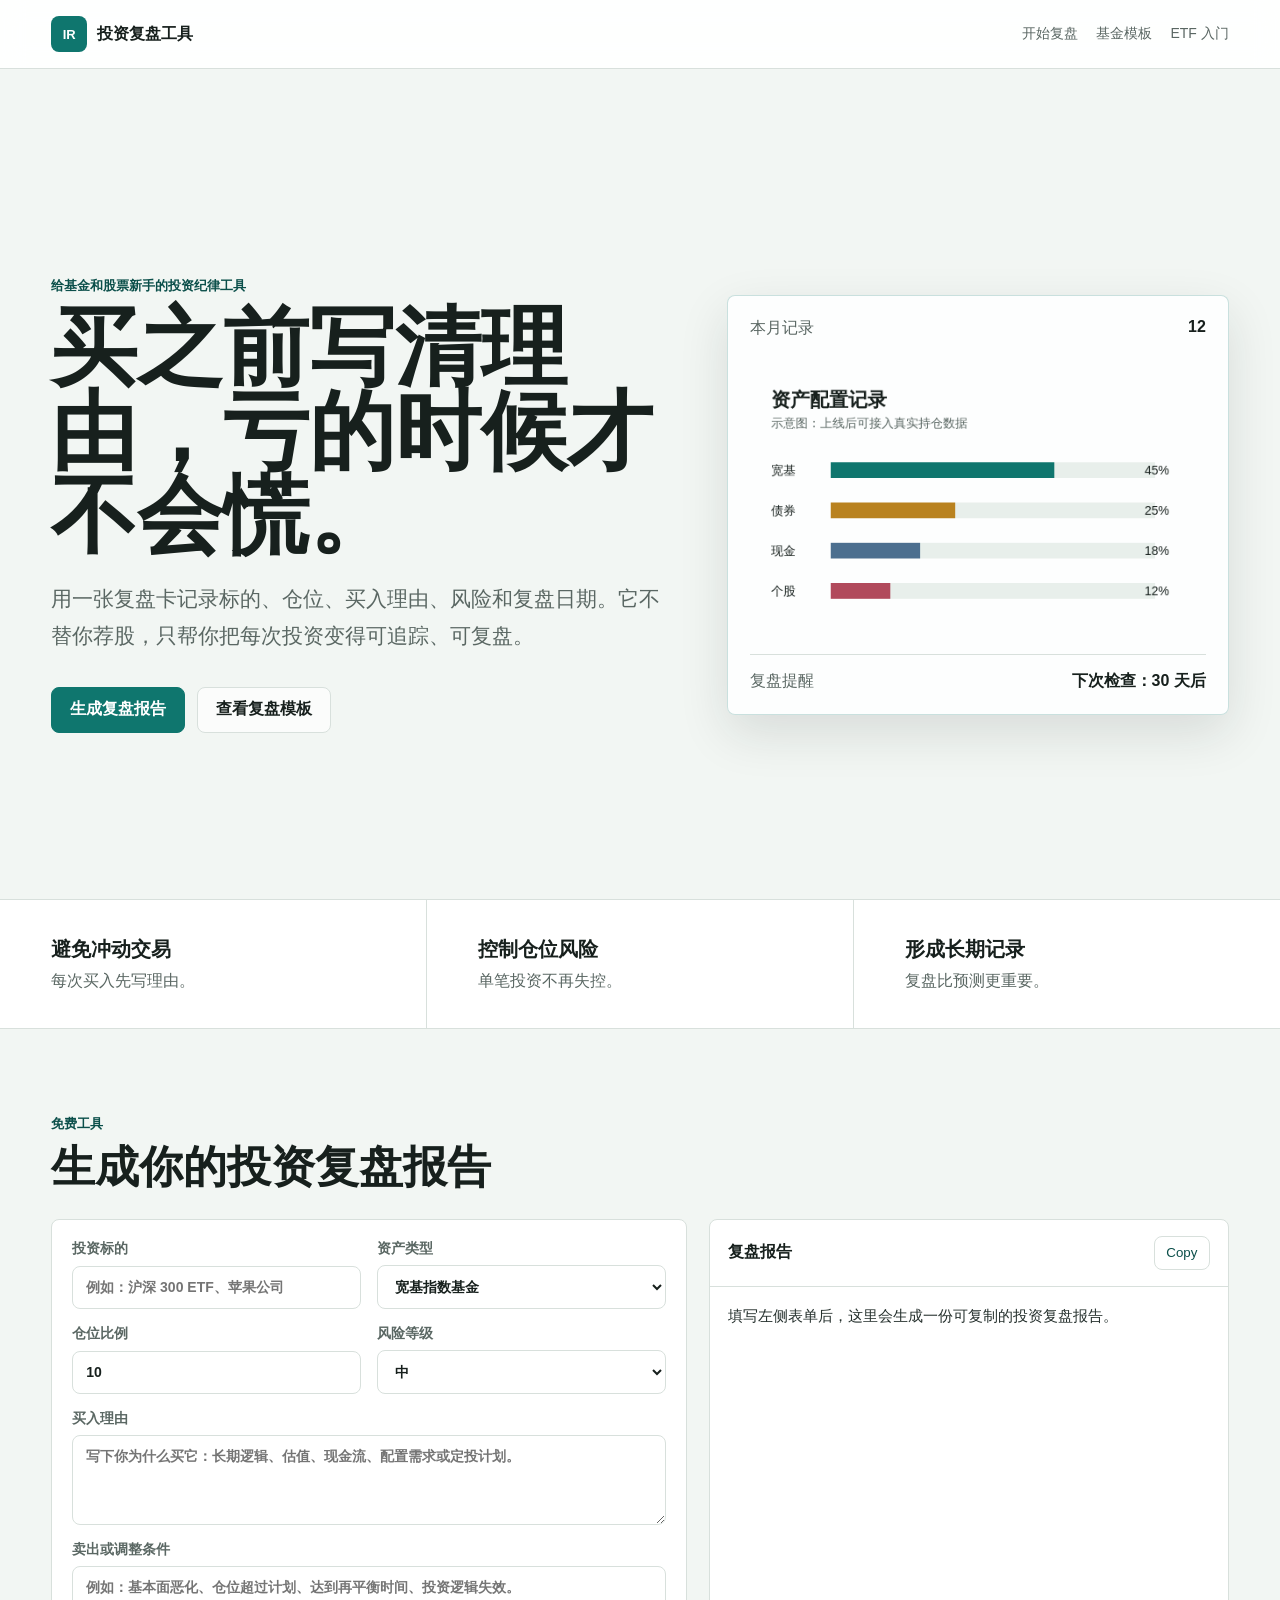
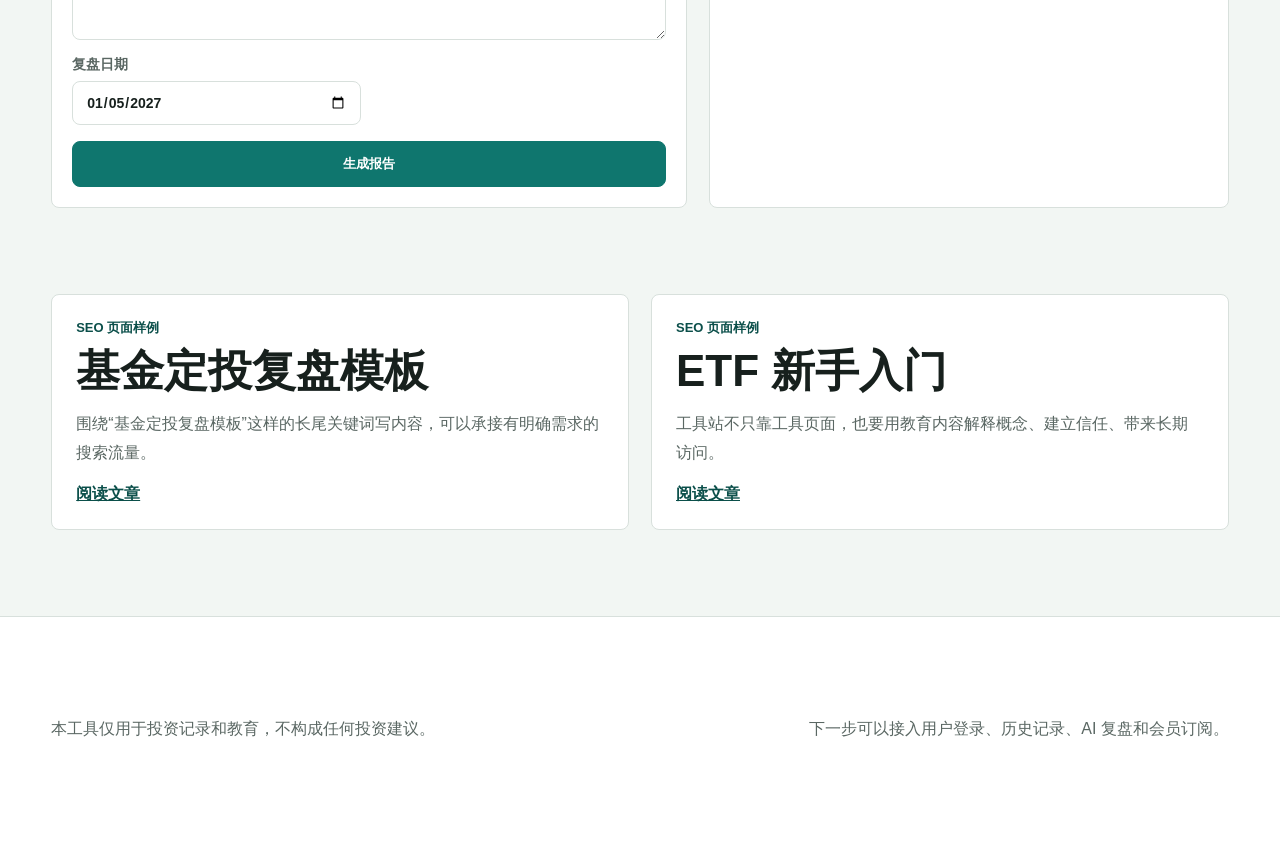
<file: index.html>
<!doctype html>
<html lang="zh-CN">
  <head>
    <meta charset="utf-8">
    <meta name="viewport" content="width=device-width, initial-scale=1">
    <title>投资复盘工具 | 基金股票买入理由记录与复盘模板</title>
    <meta name="description" content="一个给基金和股票新手使用的投资复盘工具，记录买入理由、仓位、风险等级和复盘日期，生成清晰的投资复盘报告。">
    <meta name="keywords" content="投资复盘工具,基金复盘模板,股票复盘模板,买入理由记录,基金定投复盘">
    <meta property="og:title" content="投资复盘工具">
    <meta property="og:description" content="记录每一次买入理由，帮你从冲动交易变成有计划的长期投资。">
    <meta property="og:type" content="website">
    <meta name="theme-color" content="#0f766e">
    <link rel="stylesheet" href="styles.css">
  </head>
  <body>
    <header class="site-header">
      <a class="brand" href="index.html" aria-label="投资复盘工具首页">
        <span class="brand-mark">IR</span>
        <span>投资复盘工具</span>
      </a>
      <nav class="nav" aria-label="主导航">
        <a href="#tool">开始复盘</a>
        <a href="articles/fund-review-template.html">基金模板</a>
        <a href="articles/etf-beginner.html">ETF 入门</a>
      </nav>
    </header>

    <main>
      <section class="hero">
        <div class="hero-copy">
          <p class="eyebrow">给基金和股票新手的投资纪律工具</p>
          <h1>买之前写清理由，亏的时候才不会慌。</h1>
          <p class="lead">用一张复盘卡记录标的、仓位、买入理由、风险和复盘日期。它不替你荐股，只帮你把每次投资变得可追踪、可复盘。</p>
          <div class="hero-actions">
            <a class="button primary" href="#tool">生成复盘报告</a>
            <a class="button ghost" href="articles/fund-review-template.html">查看复盘模板</a>
          </div>
        </div>
        <div class="hero-visual" aria-label="资产复盘仪表盘示意">
          <div class="metric-strip">
            <span>本月记录</span>
            <strong>12</strong>
          </div>
          <canvas id="allocationChart" width="520" height="320" aria-hidden="true"></canvas>
          <div class="visual-note">
            <span>复盘提醒</span>
            <strong>下次检查：30 天后</strong>
          </div>
        </div>
      </section>

      <section class="value-band">
        <div>
          <strong>避免冲动交易</strong>
          <span>每次买入先写理由。</span>
        </div>
        <div>
          <strong>控制仓位风险</strong>
          <span>单笔投资不再失控。</span>
        </div>
        <div>
          <strong>形成长期记录</strong>
          <span>复盘比预测更重要。</span>
        </div>
      </section>

      <section id="tool" class="tool-section">
        <div class="section-heading">
          <p class="eyebrow">免费工具</p>
          <h2>生成你的投资复盘报告</h2>
        </div>
        <div class="tool-layout">
          <form id="reviewForm" class="tool-form">
            <label>
              投资标的
              <input name="assetName" type="text" placeholder="例如：沪深 300 ETF、苹果公司" required>
            </label>
            <label>
              资产类型
              <select name="assetType">
                <option>宽基指数基金</option>
                <option>行业基金</option>
                <option>主动基金</option>
                <option>股票</option>
                <option>债券/现金类</option>
              </select>
            </label>
            <label>
              仓位比例
              <input name="positionSize" type="number" min="1" max="100" value="10" required>
            </label>
            <label>
              风险等级
              <select name="riskLevel">
                <option>低</option>
                <option selected>中</option>
                <option>高</option>
              </select>
            </label>
            <label class="wide">
              买入理由
              <textarea name="reason" rows="4" placeholder="写下你为什么买它：长期逻辑、估值、现金流、配置需求或定投计划。" required></textarea>
            </label>
            <label class="wide">
              卖出或调整条件
              <textarea name="exitRule" rows="3" placeholder="例如：基本面恶化、仓位超过计划、达到再平衡时间、投资逻辑失效。"></textarea>
            </label>
            <label>
              复盘日期
              <input name="reviewDate" type="date" required>
            </label>
            <button class="button primary wide" type="submit">生成报告</button>
          </form>

          <aside class="result-panel" aria-live="polite">
            <div class="result-header">
              <span>复盘报告</span>
              <button id="copyReport" class="icon-button" type="button" title="复制报告">Copy</button>
            </div>
            <pre id="reportOutput">填写左侧表单后，这里会生成一份可复制的投资复盘报告。</pre>
          </aside>
        </div>
      </section>

      <section class="content-grid">
        <article>
          <p class="eyebrow">SEO 页面样例</p>
          <h2>基金定投复盘模板</h2>
          <p>围绕“基金定投复盘模板”这样的长尾关键词写内容，可以承接有明确需求的搜索流量。</p>
          <a href="articles/fund-review-template.html">阅读文章</a>
        </article>
        <article>
          <p class="eyebrow">SEO 页面样例</p>
          <h2>ETF 新手入门</h2>
          <p>工具站不只靠工具页面，也要用教育内容解释概念、建立信任、带来长期访问。</p>
          <a href="articles/etf-beginner.html">阅读文章</a>
        </article>
      </section>
    </main>

    <footer class="site-footer">
      <p>本工具仅用于投资记录和教育，不构成任何投资建议。</p>
      <p>下一步可以接入用户登录、历史记录、AI 复盘和会员订阅。</p>
    </footer>

    <script src="app.js"></script>
  </body>
</html>
</file>
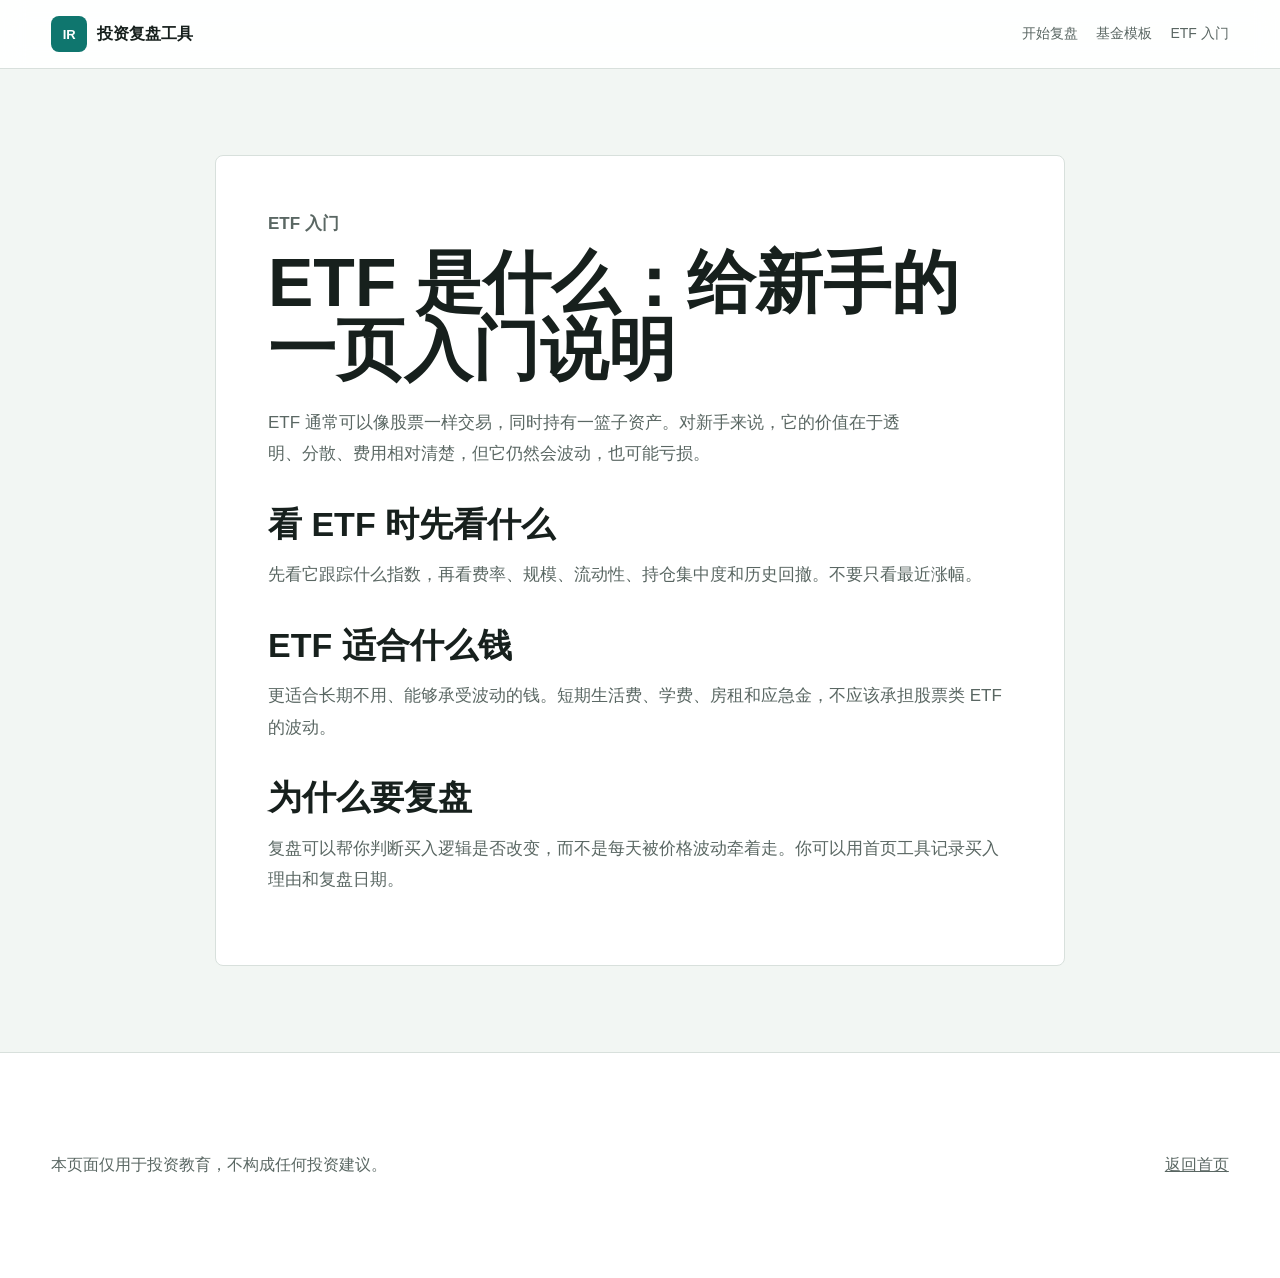
<file: articles/etf-beginner.html>
<!doctype html>
<html lang="zh-CN">
  <head>
    <meta charset="utf-8">
    <meta name="viewport" content="width=device-width, initial-scale=1">
    <title>ETF 新手入门 | 什么是 ETF，适合谁买</title>
    <meta name="description" content="ETF 新手入门指南，解释 ETF、指数基金、费率、分散投资和长期复盘的基础概念。">
    <link rel="stylesheet" href="../styles.css">
  </head>
  <body>
    <header class="site-header">
      <a class="brand" href="../index.html"><span class="brand-mark">IR</span><span>投资复盘工具</span></a>
      <nav class="nav" aria-label="主导航">
        <a href="../index.html#tool">开始复盘</a>
        <a href="fund-review-template.html">基金模板</a>
        <a href="etf-beginner.html">ETF 入门</a>
      </nav>
    </header>
    <main class="article-page">
      <article class="article-body">
        <p class="eyebrow">ETF 入门</p>
        <h1>ETF 是什么：给新手的一页入门说明</h1>
        <p class="lead">ETF 通常可以像股票一样交易，同时持有一篮子资产。对新手来说，它的价值在于透明、分散、费用相对清楚，但它仍然会波动，也可能亏损。</p>
        <h2>看 ETF 时先看什么</h2>
        <p>先看它跟踪什么指数，再看费率、规模、流动性、持仓集中度和历史回撤。不要只看最近涨幅。</p>
        <h2>ETF 适合什么钱</h2>
        <p>更适合长期不用、能够承受波动的钱。短期生活费、学费、房租和应急金，不应该承担股票类 ETF 的波动。</p>
        <h2>为什么要复盘</h2>
        <p>复盘可以帮你判断买入逻辑是否改变，而不是每天被价格波动牵着走。你可以用首页工具记录买入理由和复盘日期。</p>
      </article>
    </main>
    <footer class="site-footer">
      <p>本页面仅用于投资教育，不构成任何投资建议。</p>
      <p><a href="../index.html">返回首页</a></p>
    </footer>
  </body>
</html>
</file>
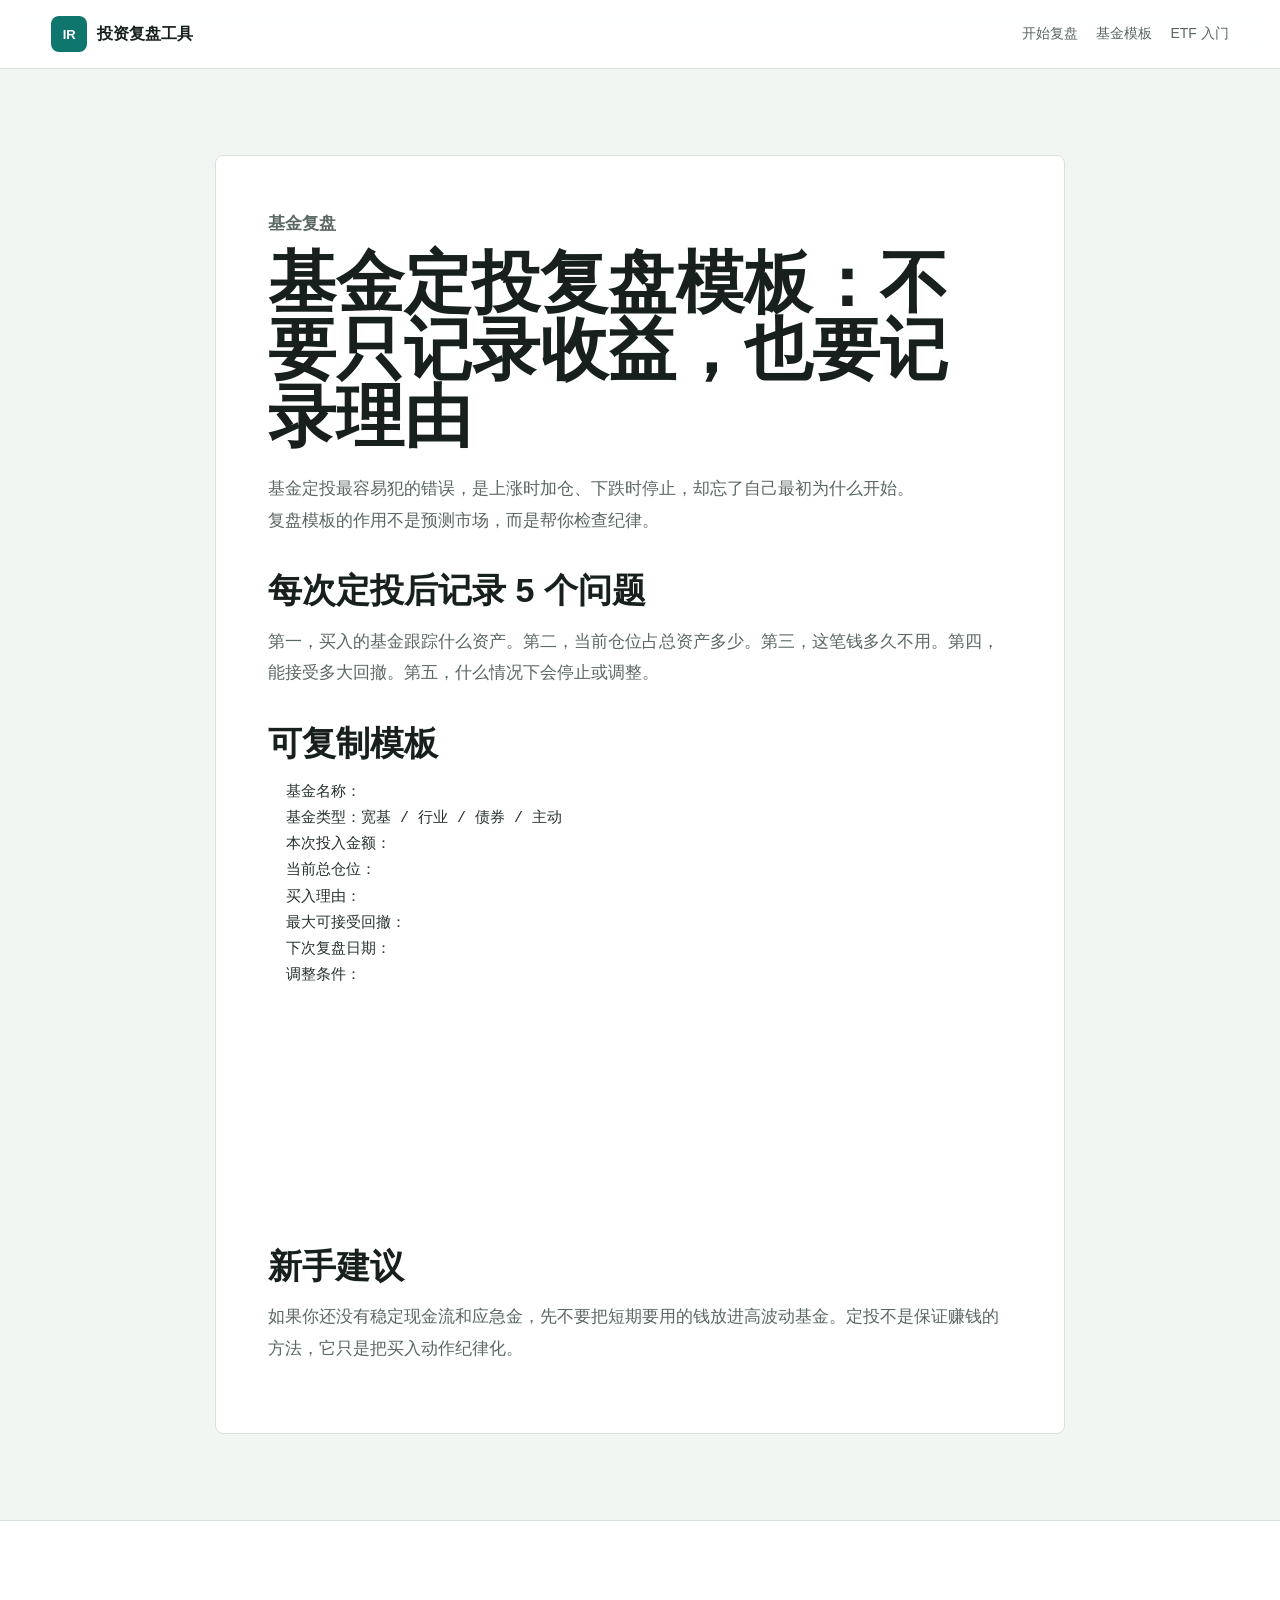
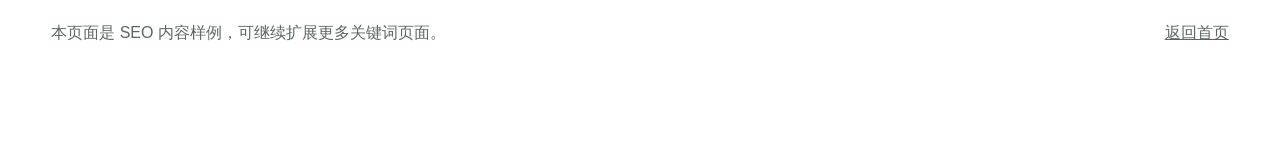
<file: articles/fund-review-template.html>
<!doctype html>
<html lang="zh-CN">
  <head>
    <meta charset="utf-8">
    <meta name="viewport" content="width=device-width, initial-scale=1">
    <title>基金定投复盘模板 | 买入理由、仓位和调整规则</title>
    <meta name="description" content="适合基金新手使用的定投复盘模板，帮助你记录买入理由、仓位比例、风险承受能力和定期调整规则。">
    <link rel="stylesheet" href="../styles.css">
  </head>
  <body>
    <header class="site-header">
      <a class="brand" href="../index.html"><span class="brand-mark">IR</span><span>投资复盘工具</span></a>
      <nav class="nav" aria-label="主导航">
        <a href="../index.html#tool">开始复盘</a>
        <a href="fund-review-template.html">基金模板</a>
        <a href="etf-beginner.html">ETF 入门</a>
      </nav>
    </header>
    <main class="article-page">
      <article class="article-body">
        <p class="eyebrow">基金复盘</p>
        <h1>基金定投复盘模板：不要只记录收益，也要记录理由</h1>
        <p class="lead">基金定投最容易犯的错误，是上涨时加仓、下跌时停止，却忘了自己最初为什么开始。复盘模板的作用不是预测市场，而是帮你检查纪律。</p>
        <h2>每次定投后记录 5 个问题</h2>
        <p>第一，买入的基金跟踪什么资产。第二，当前仓位占总资产多少。第三，这笔钱多久不用。第四，能接受多大回撤。第五，什么情况下会停止或调整。</p>
        <h2>可复制模板</h2>
        <pre>基金名称：
基金类型：宽基 / 行业 / 债券 / 主动
本次投入金额：
当前总仓位：
买入理由：
最大可接受回撤：
下次复盘日期：
调整条件：</pre>
        <h2>新手建议</h2>
        <p>如果你还没有稳定现金流和应急金，先不要把短期要用的钱放进高波动基金。定投不是保证赚钱的方法，它只是把买入动作纪律化。</p>
      </article>
    </main>
    <footer class="site-footer">
      <p>本页面是 SEO 内容样例，可继续扩展更多关键词页面。</p>
      <p><a href="../index.html">返回首页</a></p>
    </footer>
  </body>
</html>
</file>
<file: styles.css>
:root {
  color-scheme: light;
  --ink: #17201d;
  --muted: #5a6763;
  --line: #d8e0dc;
  --surface: #ffffff;
  --soft: #f2f6f3;
  --teal: #0f766e;
  --teal-dark: #0b4f4a;
  --gold: #b9821f;
  --rose: #b14a5c;
  --shadow: 0 18px 50px rgba(23, 32, 29, 0.12);
  font-family: Inter, "Segoe UI", "PingFang SC", "Microsoft YaHei", Arial, sans-serif;
}

* {
  box-sizing: border-box;
}

html {
  scroll-behavior: smooth;
}

body {
  margin: 0;
  background: var(--soft);
  color: var(--ink);
}

a {
  color: inherit;
}

.site-header {
  position: sticky;
  top: 0;
  z-index: 10;
  display: flex;
  align-items: center;
  justify-content: space-between;
  gap: 24px;
  padding: 16px clamp(18px, 4vw, 56px);
  background: rgba(255, 255, 255, 0.92);
  border-bottom: 1px solid var(--line);
  backdrop-filter: blur(12px);
}

.brand {
  display: inline-flex;
  align-items: center;
  gap: 10px;
  font-weight: 800;
  text-decoration: none;
}

.brand-mark {
  display: grid;
  width: 36px;
  height: 36px;
  place-items: center;
  border-radius: 8px;
  background: var(--teal);
  color: #fff;
  font-size: 13px;
}

.nav {
  display: flex;
  gap: 18px;
  color: var(--muted);
  font-size: 14px;
}

.nav a {
  text-decoration: none;
}

.hero {
  display: grid;
  grid-template-columns: minmax(0, 1fr) minmax(320px, 0.82fr);
  gap: clamp(28px, 5vw, 72px);
  align-items: center;
  min-height: calc(100vh - 70px);
  padding: clamp(44px, 7vw, 92px) clamp(18px, 4vw, 56px) 48px;
  background:
    linear-gradient(115deg, rgba(242, 246, 243, 0.94), rgba(242, 246, 243, 0.78)),
    url("https://images.unsplash.com/photo-1554224155-6726b3ff858f?auto=format&fit=crop&w=1600&q=80") center/cover;
}

.hero-copy {
  max-width: 720px;
}

.eyebrow {
  margin: 0 0 10px;
  color: var(--teal-dark);
  font-size: 13px;
  font-weight: 800;
  letter-spacing: 0;
}

h1,
h2 {
  margin: 0;
  letter-spacing: 0;
}

h1 {
  max-width: 760px;
  font-size: clamp(42px, 7vw, 86px);
  line-height: 0.98;
}

h2 {
  font-size: clamp(28px, 4vw, 44px);
  line-height: 1.08;
}

.lead {
  max-width: 650px;
  margin: 24px 0 0;
  color: var(--muted);
  font-size: clamp(17px, 2vw, 21px);
  line-height: 1.75;
}

.hero-actions {
  display: flex;
  flex-wrap: wrap;
  gap: 12px;
  margin-top: 32px;
}

.button {
  display: inline-flex;
  align-items: center;
  justify-content: center;
  min-height: 46px;
  padding: 0 18px;
  border: 1px solid var(--line);
  border-radius: 8px;
  font-weight: 800;
  text-decoration: none;
  cursor: pointer;
}

.button.primary {
  border-color: var(--teal);
  background: var(--teal);
  color: #fff;
}

.button.ghost {
  background: rgba(255, 255, 255, 0.7);
}

.hero-visual {
  position: relative;
  min-height: 420px;
  padding: 22px;
  border: 1px solid rgba(15, 118, 110, 0.22);
  border-radius: 8px;
  background: rgba(255, 255, 255, 0.86);
  box-shadow: var(--shadow);
}

.hero-visual canvas {
  width: 100%;
  height: auto;
  margin-top: 34px;
}

.metric-strip,
.visual-note {
  display: flex;
  justify-content: space-between;
  gap: 16px;
  color: var(--muted);
}

.metric-strip strong,
.visual-note strong {
  color: var(--ink);
}

.visual-note {
  position: absolute;
  right: 22px;
  bottom: 22px;
  left: 22px;
  padding-top: 16px;
  border-top: 1px solid var(--line);
}

.value-band {
  display: grid;
  grid-template-columns: repeat(3, 1fr);
  gap: 1px;
  background: var(--line);
  border-top: 1px solid var(--line);
  border-bottom: 1px solid var(--line);
}

.value-band div {
  display: grid;
  gap: 8px;
  min-height: 128px;
  align-content: center;
  padding: 22px clamp(18px, 4vw, 56px);
  background: #fff;
}

.value-band strong {
  font-size: 20px;
}

.value-band span {
  color: var(--muted);
}

.tool-section,
.content-grid,
.site-footer {
  padding: clamp(44px, 7vw, 86px) clamp(18px, 4vw, 56px);
}

.section-heading {
  max-width: 680px;
  margin-bottom: 28px;
}

.tool-layout {
  display: grid;
  grid-template-columns: minmax(0, 1.1fr) minmax(320px, 0.9fr);
  gap: 22px;
}

.tool-form,
.result-panel,
.content-grid article {
  border: 1px solid var(--line);
  border-radius: 8px;
  background: var(--surface);
}

.tool-form {
  display: grid;
  grid-template-columns: repeat(2, minmax(0, 1fr));
  gap: 16px;
  padding: 20px;
}

label {
  display: grid;
  gap: 7px;
  color: var(--muted);
  font-size: 14px;
  font-weight: 700;
}

.wide {
  grid-column: 1 / -1;
}

input,
select,
textarea {
  width: 100%;
  border: 1px solid var(--line);
  border-radius: 8px;
  padding: 12px 13px;
  color: var(--ink);
  font: inherit;
  background: #fff;
}

textarea {
  resize: vertical;
}

.result-panel {
  min-height: 520px;
  overflow: hidden;
}

.result-header {
  display: flex;
  align-items: center;
  justify-content: space-between;
  padding: 16px 18px;
  border-bottom: 1px solid var(--line);
  font-weight: 800;
}

.icon-button {
  min-width: 56px;
  min-height: 34px;
  border: 1px solid var(--line);
  border-radius: 8px;
  background: #fff;
  color: var(--teal-dark);
  cursor: pointer;
}

pre {
  min-height: 450px;
  margin: 0;
  padding: 18px;
  overflow: auto;
  white-space: pre-wrap;
  color: #26312e;
  font: 15px/1.75 "SFMono-Regular", Consolas, monospace;
}

.content-grid {
  display: grid;
  grid-template-columns: repeat(2, minmax(0, 1fr));
  gap: 22px;
  padding-top: 0;
}

.content-grid article {
  padding: 24px;
}

.article-page {
  padding: clamp(44px, 7vw, 86px) clamp(18px, 4vw, 56px);
}

.article-body {
  max-width: 850px;
  margin: 0 auto;
  padding: clamp(24px, 5vw, 52px);
  border: 1px solid var(--line);
  border-radius: 8px;
  background: var(--surface);
}

.article-body h1 {
  font-size: clamp(38px, 6vw, 68px);
}

.article-body h2 {
  margin-top: 36px;
  font-size: clamp(24px, 3vw, 34px);
}

.article-body p {
  color: var(--muted);
  font-size: 17px;
  line-height: 1.85;
}

.content-grid p:not(.eyebrow) {
  color: var(--muted);
  line-height: 1.8;
}

.content-grid a {
  color: var(--teal-dark);
  font-weight: 800;
}

.site-footer {
  display: flex;
  justify-content: space-between;
  gap: 24px;
  color: var(--muted);
  border-top: 1px solid var(--line);
  background: #fff;
}

@media (max-width: 860px) {
  .site-header,
  .site-footer {
    align-items: flex-start;
    flex-direction: column;
  }

  .hero,
  .tool-layout,
  .content-grid,
  .value-band {
    grid-template-columns: 1fr;
  }

  .hero {
    min-height: auto;
  }

  .hero-visual {
    min-height: 360px;
  }

  .tool-form {
    grid-template-columns: 1fr;
  }
}

@media (max-width: 520px) {
  .nav {
    flex-wrap: wrap;
  }

  h1 {
    font-size: 42px;
  }

  .hero-actions {
    flex-direction: column;
  }

  .button {
    width: 100%;
  }
}
</file>
